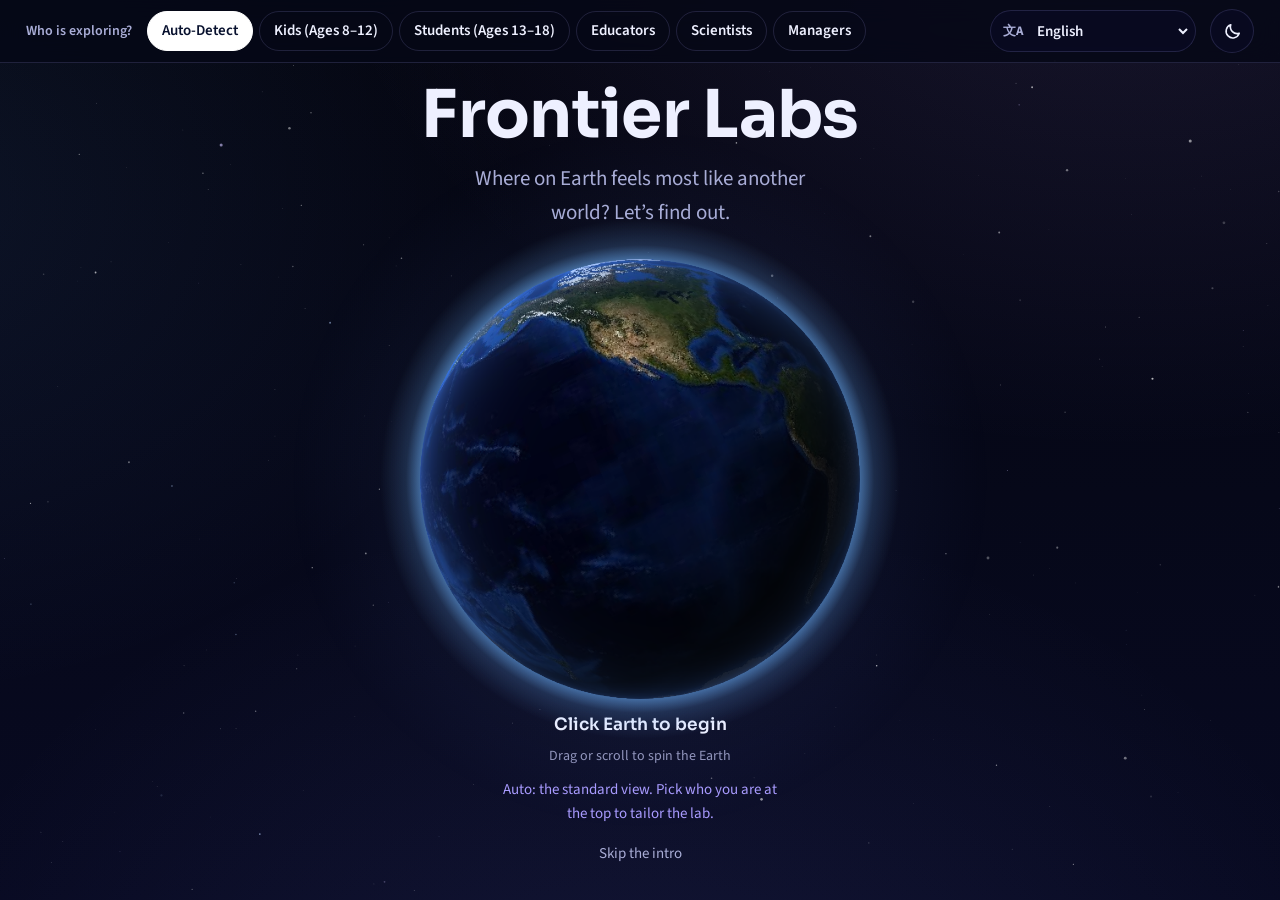
<file: index.html>
<!DOCTYPE html>
<html lang="en">
<head>
<meta charset="utf-8">
<meta name="viewport" content="width=device-width, initial-scale=1">
<title>Frontier Labs</title>
<link rel="icon" href="favicon.svg" type="image/svg+xml">
<link rel="icon" href="favicon.ico" sizes="48x48 32x32 16x16">
<link rel="apple-touch-icon" href="apple-touch-icon.png">
<link rel="preconnect" href="https://fonts.googleapis.com">
<link href="https://fonts.googleapis.com/css2?family=Sora:wght@400;600;700&family=Source+Sans+3:wght@400;600;700&display=swap" rel="stylesheet">
<link rel="stylesheet" href="css/styles.css">
<link rel="stylesheet" href="css/audience.css">
</head>
<body>
<canvas id="stars" aria-hidden="true"></canvas>
<!-- Audience selector, language, font and theme: always on screen, above the intro and the lab. The pills are filled in by js/audience.js. -->
<div class="topbar" id="topbar">
  <div class="audbar" role="group" aria-labelledby="audlabel"><span id="audlabel" class="audlabel">Who is exploring?</span><div class="audpills" id="audpills"></div></div>
  <div class="tb-item"><label for="lang" class="vh" data-i18n="lang">Language</label><span class="tb-ico" aria-hidden="true">文A</span><select id="lang" class="langsel"></select></div>
  <button id="themeBtn" class="tb-btn" type="button" data-i18n-aria="theme_toggle"><svg class="i-sun" viewBox="0 0 24 24" width="19" height="19" fill="none" stroke="currentColor" stroke-width="2" stroke-linecap="round"><circle cx="12" cy="12" r="4.2"/><path d="M12 2.5v2.2M12 19.3v2.2M2.5 12h2.2M19.3 12h2.2M5.3 5.3l1.6 1.6M17.1 17.1l1.6 1.6M5.3 18.7l1.6-1.6M17.1 6.9l1.6-1.6"/></svg><svg class="i-moon" viewBox="0 0 24 24" width="19" height="19" fill="none" stroke="currentColor" stroke-width="2" stroke-linejoin="round"><path d="M20.5 14.2A8.5 8.5 0 0 1 9.8 3.5a8.5 8.5 0 1 0 10.7 10.7z"/></svg></button>
</div>
<div id="intro" class="intro">
  <div>
    <div class="text"><h1 data-i18n="intro_title">Frontier Labs</h1><p class="sub" data-i18n="intro_sub"></p></div>
    <div class="globe-wrap"><button id="globeBtn" class="globe-btn" data-i18n-aria="intro_hint"><canvas id="globe"></canvas></button></div>
    <div class="text"><p class="intro-hint" data-i18n="intro_hint"></p><p class="intro-spin" data-i18n="intro_spin"></p><p class="audnote" id="audnoteIntro"></p><button class="skip" id="skip" data-i18n="intro_skip"></button></div>
  </div>
</div>
<div id="flash" aria-hidden="true"></div>
<div id="app" class="app" style="display:none">
<section class="band story" id="story"><div class="wrap">
  <div class="story-hero reveal">
    <h1 data-i18n="story_title"></h1>
    <p class="story-lead" data-i18n="story_lead"></p>
  </div>
  <div class="story-grid">
    <div class="card story-card reveal"><svg class="sc-ico" viewBox="0 0 48 48" aria-hidden="true"><circle cx="17" cy="24" r="10" class="ico-e"/><circle cx="34" cy="24" r="7" class="ico-m"/><path d="M27 24h0" /></svg><h3 data-i18n="story_h1"></h3><p data-i18n="story_p1"></p></div>
    <div class="card story-card reveal"><svg class="sc-ico" viewBox="0 0 48 48" aria-hidden="true"><rect x="9" y="10" width="30" height="28" rx="5" class="ico-l"/><path d="M15 31l6-8 5 5 7-10" class="ico-k"/></svg><h3 data-i18n="story_h2"></h3><p data-i18n="story_p2"></p></div>
    <div class="card story-card reveal"><svg class="sc-ico" viewBox="0 0 48 48" aria-hidden="true"><circle cx="24" cy="24" r="15" class="ico-l"/><path d="M24 24l8-6" class="ico-k"/><circle cx="24" cy="24" r="2.6" class="ico-d"/></svg><h3 data-i18n="story_h3"></h3><p data-i18n="story_p3"></p></div>
  </div>
  <div class="card story-analog reveal">
    <div><h2 data-i18n="story_analog_h"></h2><p data-i18n="story_analog_p"></p></div>
    <div><h2 data-i18n="story_who_h"></h2><p data-i18n="story_who_p"></p><p class="small mute" data-i18n="story_sources"></p></div>
  </div>
  <a class="scroll-cue" href="#solarsec"><span data-i18n="story_scroll"></span><svg viewBox="0 0 24 24" width="20" height="20" fill="none" stroke="currentColor" stroke-width="2" stroke-linecap="round"><path d="M6 9l6 6 6-6"/></svg></a>
</div></section>

<section class="band" id="solarsec"><div class="wrap">
  <div class="solar reveal">
    <div class="orbit"><canvas id="orrery" aria-label="" role="img" data-i18n-aria="solar_alt"></canvas></div>
    <div class="solar-text">
      <h2 data-i18n="solar_h"></h2>
      <p data-i18n="solar_p"></p>
      <button class="go" id="toLab" type="button" data-i18n="story_enter"></button>
    </div>
  </div>
</div></section>

<div id="lab">
<header class="band"><div class="wrap top">
  <div class="brand">
    <button id="mini" class="mini" data-i18n-aria="back"><canvas id="miniGlobe"></canvas></button>
    <div><h2 class="labtitle" data-i18n="lab_title"></h2><p class="lede" data-i18n="lede"></p><p class="audnote" id="audnote"></p></div>
  </div>
</div></header>

<!-- Audience panel: Kids, Students, Educators and Manager content appears here. Reference material only, never results. -->
<section class="band audpanel hidden" id="audpanel"><div class="wrap" id="audpanelin"></div></section>

<section class="band steps" id="compare"><div class="wrap">
  <div class="card step reveal">
    <h2><span class="num">1</span><span data-i18n="step1"></span></h2>
    <div class="row three">
      <div><label for="cbody" data-i18n="body"></label><select id="cbody"><option value="mars" data-i18n="b_mars"></option><option value="moon" data-i18n="b_moon"></option><option value="mercury" data-i18n="b_mercury"></option><option value="europa" data-i18n="b_europa"></option><option value="titan" data-i18n="b_titan"></option><option value="other" data-i18n="b_other"></option></select></div>
      <div><label for="cname" data-i18n="celSite"></label><input type="text" id="cname" data-i18n-ph="celSitePh"></div>
      <div><label for="ename" data-i18n="earthSite"></label><input type="text" id="ename" data-i18n-ph="earthSitePh"></div>
    </div>
  </div>

  <div class="card step reveal">
    <h2><span class="num">2</span><span data-i18n="step2"></span></h2>
    <p class="mute" data-i18n="step2help"></p>
    <div id="topics" class="topics"></div>
  </div>

  <div class="step reveal">
    <h2 class="stephead"><span class="num">3</span><span data-i18n="step3"></span></h2>
    <p class="mute" data-i18n="step3help"></p>
    <div id="blocks" class="blocks"></div>
  </div>

  <div class="lib reveal" id="libsec">
    <div class="libhead"><div><h2 data-i18n="lib_h"></h2><p class="mute" data-i18n="lib_p"></p></div></div>
    <div class="libfilters" id="libfilters" role="group"></div>
    <div class="libgrid" id="libgrid"></div>
    <p class="small mute" id="libnote" data-i18n="lib_note"></p>
  </div>

  <div class="actions reveal">
    <button class="go big" id="run" data-i18n="analyze"></button>
    <button id="ex1" data-i18n="loadEx"></button>
    <button id="ex2" class="lv-t" data-i18n="loadBad"></button>
    <span id="status" class="small mute" aria-live="polite"></span>
  </div>
  <div id="runerr"></div>
  <p class="small mute" id="exnote" data-i18n="exNote" style="margin-top:10px"></p>
</div></section>

<!-- Zero state: shown until the visitor runs a comparison. Words only, no numbers or charts. -->
<section class="band" id="zerostate"><div class="wrap"><div class="card zero"><div><h2 data-i18n="zero_h">No analysis yet</h2><p class="mute" data-i18n="zero_p"></p></div></div></div></section>

<div id="results" class="hidden">
<section class="band" id="overallsec"><div class="wrap"><div class="card overall" id="overall"></div></div></section>

<!-- Audience results: kid summary, scientist similarity matrix or manager decision brief. -->
<section class="band hidden" id="audresults"><div class="wrap" id="audresultsin"></div></section>

<section class="band" id="detailsec"><div class="wrap">
  <div class="tabs" id="tabs" role="tablist"></div>
  <div class="unitpick lv-t">
    <div id="uTbox"><label for="uT" data-i18n="units_temp"></label><select id="uT"><option value="C">°C</option><option value="K">K</option></select></div>
    <div id="uZbox"><label for="uZ" data-i18n="units_elev"></label><select id="uZ"><option value="m">m</option><option value="km">km</option></select></div>
  </div>
  <div class="hero card">
    <div>
      <div class="small mute" id="scorelabel"></div>
      <div class="score" id="score"></div>
      <div class="ci lv-t" id="ci"></div>
      <div class="verdict" id="verdict"></div>
      <p id="vline" class="small mute"></p>
      <div class="bars" id="bars"></div>
    </div>
    <div>
      <h3 id="h1fig"></h3>
      <div id="fhero"></div>
      <div class="legend" id="lhero"></div>
      <p class="small mute" id="chero"></p>
    </div>
  </div>
</div></section>

<section class="band reveal" data-depth="assess"><div class="wrap ai">
  <h2 data-i18n="assessment"></h2>
  <div id="ai"></div>
</div></section>

<section class="band reveal" data-depth="tech"><div class="wrap">
  <h2 id="hstats"></h2>
  <div class="scroll"><table class="stack" id="tstats"></table></div>
  <div id="dq"></div>
</div></section>

<section class="band reveal" data-depth="tech"><div class="wrap grid2">
  <div><h2 id="hf1"></h2><div id="f1"></div><div class="legend" id="l1"></div><p class="small mute" id="c1"></p></div>
  <div><h2 id="hf2"></h2><div id="f2"></div><div class="legend" id="l2"></div><p class="small mute" id="c2"></p></div>
</div></section>

<section class="band reveal" data-depth="tech"><div class="wrap grid2">
  <div><h2 data-i18n="h_tests"></h2><div class="scroll"><table class="stack wrapl" id="ttests"></table></div></div>
  <div><h2 id="hthr"></h2><div class="scroll"><table class="stack" id="tthr"></table></div><p class="small mute" id="cthr"></p></div>
</div></section>

<!-- Scientist extras: raw data export and references. -->
<section class="band hidden" id="audtail"><div class="wrap" id="audtailin"></div></section>

<section class="band reveal" data-depth="methods"><div class="wrap">
  <h2 data-i18n="methods"></h2>
  <p class="small mute" data-i18n="techNote"></p>
  <div id="methods" class="small"></div>
</div></section>
<section class="band lv-t"><div class="wrap">
  <div class="actions"><button id="copy" data-i18n="copy"></button><button id="dl" class="hidden" data-i18n="download"></button><span id="copied" class="small mute"></span></div>
</div></section>
</div>
</div>
<footer><span data-i18n="footer"></span> <button type="button" id="citeBtn" class="linkbtn" data-i18n="cite_link"></button></footer>
<div id="cite" class="pv" role="dialog" aria-modal="true" aria-labelledby="citeTitle" hidden>
  <div class="pv-box card"><div class="pv-head"><h3 id="citeTitle" data-i18n="cite_h"></h3><button id="citeClose" class="hclose" type="button" data-i18n-aria="helper_close">×</button></div>
  <div class="pv-body cite-body"><p class="mute" data-i18n="cite_p"></p>
<h4>Data</h4><ol>
<li>Christensen, P. R., et al. (2001). Mars Global Surveyor Thermal Emission Spectrometer experiment: Investigation description and surface science results. <i>Journal of Geophysical Research: Planets</i>, 106(E10), 23823–23871. <a href="https://doi.org/10.1029/2000JE001370">doi:10.1029/2000JE001370</a>. TES data from the <a href="https://pds-geosciences.wustl.edu/">PDS Geosciences Node</a> (Gale crater, Jezero crater and Olympus Mons temperatures).</li>
<li>Smith, D. E., et al. (2001). Mars Orbiter Laser Altimeter: Experiment summary after the first year of global mapping of Mars. <i>Journal of Geophysical Research: Planets</i>, 106(E10), 23689–23722. <a href="https://doi.org/10.1029/2000JE001364">doi:10.1029/2000JE001364</a>. MOLA gridded topography from the <a href="https://pds-geosciences.wustl.edu/">PDS Geosciences Node</a>.</li>
<li>Campbell, J. L., et al. (2012). Calibration of the Mars Science Laboratory Alpha Particle X-ray Spectrometer. <i>Space Science Reviews</i>, 170, 319–340. <a href="https://doi.org/10.1007/s11214-012-9873-5">doi:10.1007/s11214-012-9873-5</a>. Curiosity APXS results from the <a href="https://pds-geosciences.wustl.edu/">PDS Geosciences Node</a>.</li>
<li>Wiens, R. C., et al. (2012). The ChemCam instrument suite on the Mars Science Laboratory (MSL) rover: Body unit and combined system tests. <i>Space Science Reviews</i>, 170, 167–227. <a href="https://doi.org/10.1007/s11214-012-9902-4">doi:10.1007/s11214-012-9902-4</a>. ChemCam calibration standards from the <a href="https://pds-geosciences.wustl.edu/">PDS Geosciences Node</a>.</li>
<li>Wan, Z. (2014). New refinements and validation of the collection-6 MODIS land-surface temperature/emissivity product. <i>Remote Sensing of Environment</i>, 140, 36–45. MODIS Aqua land surface temperature imagery from NASA <a href="https://nasa-gibs.github.io/gibs-api-docs/">GIBS</a> and <a href="https://worldview.earthdata.nasa.gov/">Worldview</a>, part of NASA’s Earth Science Data and Information System (ESDIS).</li>
<li>NASA/METI/AIST/Japan Spacesystems and U.S./Japan ASTER Science Team (2019). ASTER Global Digital Elevation Model V003. NASA EOSDIS Land Processes DAAC. <a href="https://doi.org/10.5067/ASTER/ASTGTM.003">doi:10.5067/ASTER/ASTGTM.003</a>.</li>
<li>NASA Langley Research Center (2023 data). Prediction Of Worldwide Energy Resources (POWER) project, hourly surface skin temperature (TS). <a href="https://power.larc.nasa.gov/">power.larc.nasa.gov</a>. Funded through the NASA Earth Science/Applied Science Program.</li>
<li>U.S. Geological Survey (1998). Certificate of Analysis, Basalt, Hawaiian Volcanic Observatory, BHVO-2. Data compilation by Wilson, S. A. (1997). Used with published granite and granodiorite reference values for the composition sets.</li>
<li>NASA Blue Marble imagery for the globe: NASA Earth Observatory, <a href="https://visibleearth.nasa.gov/">Visible Earth</a>, Blue Marble collection.</li>
</ol>
<h4>Methods</h4><ol>
<li>Silverman, B. W. (1986). <i>Density Estimation for Statistics and Data Analysis</i>. Chapman and Hall. (Kernel density overlap.)</li>
<li>Welch, B. L. (1947). The generalization of “Student’s” problem when several different population variances are involved. <i>Biometrika</i>, 34(1–2), 28–35. <a href="https://doi.org/10.1093/biomet/34.1-2.28">doi:10.1093/biomet/34.1-2.28</a>.</li>
<li>Massey, F. J. (1951). The Kolmogorov-Smirnov test for goodness of fit. <i>Journal of the American Statistical Association</i>, 46(253), 68–78. <a href="https://doi.org/10.1080/01621459.1951.10500769">doi:10.1080/01621459.1951.10500769</a>.</li>
<li>Villani, C. (2009). <i>Optimal Transport: Old and New</i>. Springer. (Wasserstein distance.)</li>
<li>Cohen, J. (1988). <i>Statistical Power Analysis for the Behavioral Sciences</i> (2nd ed.). Lawrence Erlbaum. (Cohen’s d.)</li>
<li>Efron, B. (1979). Bootstrap methods: Another look at the jackknife. <i>The Annals of Statistics</i>, 7(1), 1–26. <a href="https://doi.org/10.1214/aos/1176344552">doi:10.1214/aos/1176344552</a>.</li>
<li>Strahler, A. N. (1952). Hypsometric (area-altitude) analysis of erosional topography. <i>Geological Society of America Bulletin</i>, 63(11), 1117–1142.</li>
<li>Aitchison, J. (1982). The statistical analysis of compositional data. <i>Journal of the Royal Statistical Society, Series B</i>, 44(2), 139–177.</li>
<li>Bray, J. R., and Curtis, J. T. (1957). An ordination of the upland forest communities of southern Wisconsin. <i>Ecological Monographs</i>, 27(4), 325–349.</li>
<li>Nesbitt, H. W., and Young, G. M. (1982). Early Proterozoic climates and plate motions inferred from major element chemistry of lutites. <i>Nature</i>, 299, 715–717. (Chemical Index of Alteration.)</li>
<li>Le Bas, M. J., Le Maitre, R. W., Streckeisen, A., and Zanettin, B. (1986). A chemical classification of volcanic rocks based on the total alkali-silica diagram. <i>Journal of Petrology</i>, 27(3), 745–750.</li>
<li>International Civil Aviation Organization (1993). <i>Manual of the ICAO Standard Atmosphere</i>, Doc 7488/3. (6.5 K/km lapse rate for the elevation correction.)</li>
</ol>
<h4>Analog sites</h4><ol>
<li>Navarro-González, R., et al. (2003). Mars-like soils in the Atacama Desert, Chile, and the dry limit of microbial life. <i>Science</i>, 302(5647), 1018–1021. <a href="https://doi.org/10.1126/science.1089143">doi:10.1126/science.1089143</a>.</li>
<li>NASA Planetary Data System, <a href="https://pds.nasa.gov/">pds.nasa.gov</a>, and NASA Earthdata, <a href="https://www.earthdata.nasa.gov/">earthdata.nasa.gov</a>, for all archived mission and Earth observation data.</li>
</ol>
  </div></div>
</div>
<div id="pv" class="pv" role="dialog" aria-modal="true" aria-labelledby="pvTitle" hidden>
  <div class="pv-box card"><div class="pv-head"><h3 id="pvTitle"></h3><button id="pvClose" class="hclose" type="button" data-i18n-aria="helper_close">×</button></div><div id="pvBody" class="pv-body"></div></div>
</div>
<button id="helperFab" class="hfab" aria-expanded="false" aria-controls="helper"><span aria-hidden="true">?</span> <span data-i18n="helper_open"></span></button>
<aside id="helper" class="helper" aria-labelledby="helperTitle">
  <div class="hhead"><strong id="helperTitle" data-i18n="helper_title"></strong><button id="helperClose" class="hclose" data-i18n-aria="helper_close">×</button></div>
  <div id="helperLog" class="hlog" aria-live="polite"></div>
  <form id="helperForm" class="hform"><input id="helperInput" type="text" maxlength="2000" autocomplete="off" data-i18n-ph="helper_ph" data-i18n-aria="helper_ph"><button id="helperSend" type="submit" class="go" data-i18n="helper_send"></button></form>
</aside>
</div>
<!-- Introduction shown after the globe is pressed, before the comparer. Filled in by js/briefing.js. -->
<div id="brief" class="brief hidden" role="dialog" aria-modal="true" aria-labelledby="briefTitle" aria-hidden="true">
  <div class="briefcard">
    <button type="button" id="briefClose" class="hclose briefx" aria-label="Close introduction">×</button>
    <p class="small mute briefkicker">Introduction</p>
    <h2 id="briefTitle">Pick an Earth analog</h2>
    <div id="briefList" class="briefsites" role="group" aria-label="Earth analog sites"></div>
    <h3 id="briefPlace" class="briefplace"></h3>
    <p id="briefWhy"></p>
    <p id="briefPair" class="mute"></p>
    <p id="briefPick" class="small mute"></p>
    <h3 id="briefHow" class="briefplace"></h3>
    <ol id="briefSteps" class="briefsteps"></ol>
    <p id="briefNote" class="small mute"></p>
    <div class="actions"><button type="button" id="briefLaunch" class="go big">Launch Comparer</button></div>
  </div>
</div>

<!-- Scripts: Earth image, translations, analysis engine, example data (optional), intro animation, Marvin-AI, the page logic, introduction dialog, then the audience modes. -->
<script src="js/earth-texture.js"></script>
<script src="js/i18n.js"></script>
<script src="js/analog-engine.js"></script>
<script src="js/examples.js"></script>
<script src="js/library.js"></script>
<script src="js/intro.js"></script>
<script src="js/app.js"></script>
<script src="js/briefing.js"></script>
<script src="js/audience.js"></script>
</body>
</html>
</file>
<file: css/styles.css>
/* VOICE: warm and full of wonder, but exact where the numbers are
   IDEA: a mission console you reach by diving down to Earth from space
   PICTURE: a turning Blue Marble Earth, then a spinning solar system, then the lab
   COLOUR and TYPE: deep space with a faint lavender and blue glow (or a soft lavender day theme), Earth blue and Mars rust; Sora + Source Sans 3
   LAYOUT: full-screen intro, a short story and the solar system, then the console with its data library and results */
:root{color-scheme:dark;--bg:#05061a;--panel:rgba(18,20,54,.58);--panel2:rgba(14,16,46,.72);--field:rgba(6,8,30,.72);--line:rgba(176,166,255,.16);--ink:#eef0ff;--mute:#a9add6;--earth:#62adff;--cel:#ff8d5e;--good:#5ddc94;--bad:#ff7d74;--warn:#f6c66e;--accent:#a99bff;--shadow:0 18px 50px rgba(0,0,0,.35)}
:root[data-theme=light],:root[data-theme=dark]{color-scheme:dark}
*{box-sizing:border-box;min-width:0}
html{background:var(--bg);scroll-behavior:smooth}
@media(prefers-reduced-motion:reduce){html{scroll-behavior:auto}}
body{margin:0;color:var(--ink);font:16px/1.6 "Source Sans 3",system-ui,sans-serif;font-variant-numeric:tabular-nums;overflow-x:clip;min-height:100vh;background:radial-gradient(1300px 900px at 88% -12%,rgba(167,139,250,.13),transparent 62%),radial-gradient(1100px 820px at -12% 22%,rgba(96,165,250,.09),transparent 62%),radial-gradient(1200px 900px at 50% 118%,rgba(129,140,248,.09),transparent 62%),linear-gradient(180deg,#04050f 0%,#060819 55%,#080a22 100%) fixed}
#stars{position:fixed;inset:0;width:100%;height:100%;z-index:0;pointer-events:none}

/* ---------- intro ---------- */
.intro{position:fixed;inset:0;z-index:5;display:grid;place-items:center;text-align:center;padding:24px;overflow:hidden}
.intro .text{transition:opacity .6s ease,transform .9s ease}
.intro h1{font-size:clamp(36px,6.4vw,66px);letter-spacing:-.01em}
.intro .sub{color:var(--mute);font-size:clamp(17px,2.2vw,21px);margin:10px auto 0;max-width:34ch}
.globe-wrap{position:relative;width:min(56vmin,440px);aspect-ratio:1;margin:30px auto 12px;transition:transform 1.6s cubic-bezier(.55,0,.85,.35);will-change:transform}
.globe-wrap::before{content:"";position:absolute;inset:-9%;border-radius:50%;background:radial-gradient(circle closest-side,rgba(110,180,255,0) 80%,rgba(110,180,255,.55) 84.5%,rgba(110,180,255,.18) 90%,rgba(110,180,255,0) 100%);pointer-events:none}
.globe-wrap::after{content:"";position:absolute;inset:-30%;border-radius:50%;background:radial-gradient(circle closest-side,rgba(120,160,255,.13),transparent 100%);pointer-events:none;z-index:-1}
.globe-btn{all:unset;display:block;width:100%;height:100%;border-radius:50%;cursor:pointer;position:relative}
.globe-btn canvas{display:block;width:100%;height:100%;border-radius:50%;transition:filter .4s ease}
.globe-btn:hover canvas{filter:brightness(1.1) saturate(1.05)}
.globe-btn:focus-visible{outline:3px solid var(--earth);outline-offset:10px}
.intro-hint{color:var(--ink);font-family:var(--head);font-weight:600;font-size:17px;margin-top:4px;animation:breathe 2.8s ease-in-out infinite}
.skip{all:unset;cursor:pointer;color:var(--mute);font-size:15px;margin-top:6px;padding:10px 14px;border-radius:99px}
.skip:hover{color:var(--ink)}.skip:focus-visible{outline:2px solid var(--earth)}
.intro.diving .text{opacity:0;transform:translateY(-14px)}
.intro.diving .globe-wrap{transform:scale(9)}
.intro.gone{display:none}
@keyframes breathe{0%,100%{opacity:.55}50%{opacity:1}}
#flash{position:fixed;inset:0;z-index:10;pointer-events:none;opacity:0;background:radial-gradient(circle at 50% 50%,#ffffff 0%,#eef4ff 38%,#cfe0ff 70%,#a9c4ff 100%)}
#flash.on{opacity:1;transition:opacity .45s ease-in}
#flash.off{opacity:0;transition:opacity 1.2s ease-out}

/* ---------- app shell ---------- */
.app{position:relative;z-index:1;opacity:0}
.app.in{opacity:1;transition:opacity 1s ease}
.reveal{opacity:0;transform:translateY(18px);transition:opacity .8s ease,transform .8s cubic-bezier(.2,.7,.2,1)}
.reveal.in{opacity:1;transform:none}
.band{padding:clamp(22px,3.4vw,52px) max(5vw,16px)}
.wrap{max-width:1240px;margin:0 auto}
h1,h2,h3{font-family:var(--head);line-height:1.1;text-wrap:balance;margin:0;font-weight:700}
h1{font-size:clamp(30px,4vw,46px)}
h2{font-size:clamp(21px,2.3vw,27px);margin-bottom:12px}
h3{font-size:18px;font-weight:600;margin-bottom:8px}
p{margin:.4em 0}.mute{color:var(--mute)}.small{font-size:14px}
header.band{padding-bottom:10px}
.top{display:flex;flex-wrap:wrap;gap:14px 28px;align-items:center;justify-content:space-between}
.brand{display:flex;gap:16px;align-items:center}
.mini{all:unset;cursor:pointer;width:58px;height:58px;border-radius:50%;flex:none;box-shadow:0 0 0 1px rgba(160,180,255,.25),0 0 28px rgba(98,173,255,.35)}
.mini canvas{width:100%;height:100%;border-radius:50%;display:block}
.mini:focus-visible{outline:2px solid var(--earth);outline-offset:4px}
.lede{max-width:66ch;margin-top:6px;color:var(--mute);font-size:17px}
.subjects{display:flex;flex-wrap:wrap;gap:8px;margin-top:8px}
.subjects button{border-radius:99px;padding:9px 20px;background:var(--panel2);transition:background .3s,border-color .3s,color .3s,box-shadow .3s}
.subjects button[aria-pressed=true]{background:linear-gradient(135deg,#5b7bff,#62adff);color:#06102a;border-color:transparent;box-shadow:0 6px 24px rgba(98,140,255,.35)}
.grid2{display:grid;grid-template-columns:repeat(2,minmax(0,1fr));gap:18px}
.card{background:var(--panel);border:1px solid var(--line);border-radius:18px;padding:20px;backdrop-filter:blur(12px);-webkit-backdrop-filter:blur(12px);box-shadow:0 18px 50px rgba(0,0,0,.35)}
.spec{position:relative;overflow:hidden}
.spec::before{content:"";position:absolute;left:0;right:0;top:0;height:3px;background:linear-gradient(90deg,transparent,var(--c),transparent)}
.spec.c{--c:var(--cel)}.spec.e{--c:var(--earth)}
.spec h3{display:flex;gap:10px;align-items:center}
.dot{width:12px;height:12px;border-radius:50%;background:var(--c);flex:none;box-shadow:0 0 12px var(--c)}
label{display:block;font-size:14px;font-weight:600;margin:12px 0 4px;color:var(--mute)}
input,select,button{font:inherit;font-size:16px;color:var(--ink)}
input[type=text],input[type=number],select{width:100%;min-height:44px;padding:8px 12px;border:1px solid var(--line);border-radius:10px;background:var(--field)}
select option{background:var(--opt,#0b1230);color:var(--ink)}
.row{display:grid;grid-template-columns:repeat(auto-fit,minmax(130px,1fr));gap:10px}
.drop{margin-top:14px;border:1.5px dashed rgba(160,180,255,.35);border-radius:14px;padding:18px;text-align:center;cursor:pointer;background:rgba(4,8,26,.45);transition:border-color .3s,background .3s,transform .3s}
.drop:hover{border-color:var(--c);background:rgba(4,8,26,.65)}
.drop.over{border-color:var(--c);transform:scale(1.01)}
.drop b{color:var(--c)}
.drop input{display:none}
.fname{font-size:14px;margin-top:6px;word-break:break-all;color:var(--ink)}
button{min-height:44px;padding:9px 20px;border-radius:99px;border:1px solid var(--line);background:var(--panel2);cursor:pointer;font-weight:600;transition:transform .2s,box-shadow .3s,background .3s}
button:hover:not(:disabled){transform:translateY(-1px);box-shadow:0 6px 22px rgba(98,140,255,.22)}
button.go{background:linear-gradient(135deg,#ffffff,#d9e4ff);color:#08112e;border-color:transparent}
button:disabled{opacity:.5;cursor:default}
:focus-visible{outline:3px solid var(--earth);outline-offset:2px}
.actions{display:flex;flex-wrap:wrap;gap:10px;align-items:center;margin-top:20px}
.msg{border-radius:12px;padding:12px 14px;margin-top:12px;font-size:15px;border:1px solid;animation:fadein .5s ease}
.msg.err{border-color:var(--bad);color:var(--bad);background:color-mix(in srgb,var(--bad) 10%,transparent)}
.msg.warn{border-color:var(--warn);color:var(--warn);background:color-mix(in srgb,var(--warn) 9%,transparent)}
.msg.ok{border-color:var(--good);color:var(--good);background:color-mix(in srgb,var(--good) 8%,transparent)}
.msg b{display:block}.msg .fix{color:var(--ink);margin-top:4px}
@keyframes fadein{from{opacity:0;transform:translateY(4px)}to{opacity:1;transform:none}}
details.key{margin-top:12px;font-size:15px}details.key summary{cursor:pointer;font-weight:600;min-height:32px;color:var(--mute)}
.hero{display:grid;grid-template-columns:minmax(0,5fr) minmax(0,7fr);gap:22px;align-items:stretch}
.score{font-family:var(--head);font-weight:700;font-size:clamp(68px,9vw,116px);line-height:1;background:linear-gradient(135deg,#ffffff,#a9c4ff);-webkit-background-clip:text;background-clip:text;color:transparent}
.ci{color:var(--mute);font-size:15px}
.verdict{font-family:var(--head);font-weight:700;font-size:24px;margin-top:10px}
.bars{margin-top:16px;display:grid;gap:10px}
.bar{display:grid;grid-template-columns:minmax(0,1fr) 54px;gap:5px 10px;font-size:15px}
.bar .t{grid-column:1/-1;height:8px;border-radius:5px;background:rgba(160,180,255,.14);overflow:hidden}
.bar .t i{display:block;height:100%;border-radius:5px;background:linear-gradient(90deg,#5b7bff,#62adff,#b9e3ff);transition:width 1.1s cubic-bezier(.2,.7,.2,1)}
.bar .v{text-align:right;font-weight:700}
.fig{position:relative;min-height:320px}.fig>svg{position:absolute;inset:0;width:100%;height:100%}
.legend{display:flex;flex-wrap:wrap;gap:6px 18px;font-size:14px;margin-top:8px;color:var(--mute)}
.legend span{display:inline-flex;gap:6px;align-items:center}
.sw{width:14px;height:10px;border-radius:3px;display:inline-block}
.cbars{display:grid;gap:9px;margin-top:6px}
.cb{display:grid;grid-template-columns:70px minmax(0,1fr) 120px;gap:2px 10px;align-items:center;font-size:14px}
.cb .n{font-weight:700}.cb .tr{display:grid;gap:3px}.cb .tr i{display:block;height:9px;border-radius:4px}
.cb .val{text-align:right;color:var(--mute);white-space:nowrap}
.dv{display:grid;grid-template-columns:70px minmax(0,1fr) 64px;gap:10px;align-items:center;font-size:14px;margin:6px 0}
.dv .ax{position:relative;height:14px;background:linear-gradient(var(--line),var(--line)) center/1px 100% no-repeat}
.dv .ax i{position:absolute;top:2px;height:10px;border-radius:3px}
.dv .val{text-align:right;white-space:nowrap}
table{border-collapse:collapse;width:100%;font-size:15px}
th,td{padding:8px 9px;border-bottom:1px solid var(--line);text-align:right;white-space:nowrap}
th:first-child,td:first-child{text-align:left;white-space:normal}
thead th{font-weight:700;border-bottom:1px solid rgba(220,230,255,.45);color:var(--mute)}
tbody tr{transition:background .2s}tbody tr:hover{background:rgba(160,180,255,.06)}
.scroll{overflow-x:auto}
table.wrapl td:last-child,table.wrapl th:last-child{white-space:normal;text-align:left;min-width:180px}
.ai{border-left:3px solid;border-image:linear-gradient(#62adff,#ff8d5e) 1;padding-left:20px}
.exp{display:grid;grid-template-columns:repeat(auto-fit,minmax(250px,1fr));gap:14px;margin-top:12px}
.exp .card{padding:18px;transition:transform .3s,box-shadow .3s}
.exp .card:hover{transform:translateY(-3px);box-shadow:0 22px 60px rgba(0,0,0,.45)}
.exp .card h3{font-size:17px}
ul{padding-left:20px;margin:.4em 0}
.pill{display:inline-block;padding:3px 12px;border-radius:99px;font-weight:700;font-size:14px;border:1px solid currentColor}
.hidden{display:none!important}
.spin{display:inline-block;width:14px;height:14px;border:2px solid var(--line);border-top-color:var(--ink);border-radius:50%;animation:s .8s linear infinite;vertical-align:-2px}
@keyframes s{to{transform:rotate(1turn)}}
footer{color:var(--mute);font-size:14px;text-align:center;padding:30px 16px 46px}
@media(prefers-reduced-motion:reduce){*,*::before,*::after{animation:none!important;transition:none!important}.reveal{opacity:1;transform:none}}
@media(max-width:820px){.hero{grid-template-columns:minmax(0,1fr)}}
@media(max-width:600px){.grid2{grid-template-columns:minmax(0,1fr)}table{font-size:13px}.stack thead{display:none}.stack tr{display:grid;padding-block:8px}.stack td{display:flex;justify-content:space-between;gap:12px;border:0;padding:3px 0;white-space:normal;text-align:right}.stack td::before{content:attr(data-l);font-weight:600;text-align:left;color:var(--mute)}.cb{grid-template-columns:56px minmax(0,1fr)}.cb .val{grid-column:1/-1;text-align:left}.card{padding:16px}.brand{align-items:flex-start;gap:12px}.mini{width:44px;height:44px;margin-top:4px}}

/* ---------- v3: languages, steps, subjects with sliders, data blocks, overall result ---------- */
:root{--uifont:"Source Sans 3";--uihead:Sora;--body:var(--uifont),system-ui,sans-serif;--head:var(--uihead),system-ui,sans-serif}
html[data-font=inter]{--uifont:Inter;--uihead:Inter}
html[data-font=roboto]{--uifont:Roboto;--uihead:Roboto}
html[data-font=plex]{--uifont:"IBM Plex Sans";--uihead:"IBM Plex Sans"}
html[data-font=opensans]{--uifont:"Open Sans";--uihead:"Open Sans"}
html:lang(bn){--body:var(--uifont),"Noto Sans Bengali",system-ui,sans-serif;--head:var(--uihead),"Noto Sans Bengali",system-ui,sans-serif}
html:lang(zh){--body:var(--uifont),"Noto Sans SC",system-ui,sans-serif;--head:var(--uihead),"Noto Sans SC",system-ui,sans-serif}
html:lang(hi){--body:var(--uifont),"Noto Sans Devanagari",system-ui,sans-serif;--head:var(--uihead),"Noto Sans Devanagari",system-ui,sans-serif}
html:lang(ar){--body:var(--uifont),"Noto Sans Arabic",system-ui,sans-serif;--head:var(--uihead),"Noto Sans Arabic",system-ui,sans-serif}
html:lang(ja){--body:var(--uifont),"Noto Sans JP",system-ui,sans-serif;--head:var(--uihead),"Noto Sans JP",system-ui,sans-serif}
body{font-family:var(--body)}
h1,h2,h3,.score,.verdict,.intro-hint{font-family:var(--head)}
.vh{position:absolute!important;width:1px;height:1px;overflow:hidden;clip:rect(0 0 0 0);white-space:nowrap}
.langbar{position:fixed;top:14px;right:16px;z-index:20;display:flex;align-items:center;gap:6px;background:rgba(10,16,40,.72);border:1px solid var(--line);border-radius:99px;padding:3px 6px 3px 12px;backdrop-filter:blur(10px);-webkit-backdrop-filter:blur(10px)}
.langicon{font-size:13px;color:var(--mute);font-weight:700}
.langbar select{min-height:38px;border:0;background:transparent;padding:4px 8px;width:auto;font-weight:600}
.steps .wrap{display:grid;gap:22px}
.step h2,.stephead{display:flex;gap:12px;align-items:center}
.num{display:inline-grid;place-items:center;width:32px;height:32px;border-radius:50%;flex:none;font-size:16px;background:linear-gradient(135deg,#5b7bff,#62adff);color:#06102a;font-weight:700}
.row.three{grid-template-columns:repeat(auto-fit,minmax(200px,1fr))}
.topics{display:grid;grid-template-columns:repeat(auto-fit,minmax(240px,1fr));gap:14px;margin-top:14px}
.topic{border:1px solid var(--line);border-radius:16px;padding:16px;background:rgba(4,8,26,.45);transition:border-color .35s,background .35s,box-shadow .35s,opacity .35s;opacity:.72}
.topic.on{opacity:1;border-color:rgba(98,173,255,.55);background:rgba(30,48,110,.38);box-shadow:0 10px 34px rgba(60,100,255,.18)}
.topic p{min-height:3em}
.toggle{display:flex;gap:12px;align-items:center;cursor:pointer;color:var(--ink);font-size:17px;margin:0}
.toggle input{position:absolute;opacity:0;width:1px;height:1px}
.knob{width:46px;height:26px;border-radius:99px;background:rgba(160,180,255,.22);position:relative;flex:none;transition:background .3s}
.knob::after{content:"";position:absolute;top:3px;left:3px;width:20px;height:20px;border-radius:50%;background:#fff;transition:transform .3s cubic-bezier(.3,1.4,.5,1)}
.toggle input:checked+.knob{background:linear-gradient(135deg,#5b7bff,#62adff)}
.toggle input:checked+.knob::after{transform:translateX(20px)}
.toggle input:focus-visible+.knob{outline:3px solid var(--earth);outline-offset:3px}
.slider{margin-top:6px;transition:opacity .3s}
.topic:not(.on) .slider{opacity:.4;pointer-events:none}
.slider label{display:flex;justify-content:space-between;margin:4px 0}
.slider output{color:var(--ink);font-weight:700}
.share{display:block;margin-top:4px;color:var(--accent);min-height:1.4em}
input[type=range]{-webkit-appearance:none;appearance:none;width:100%;height:28px;background:transparent;--fill:50%}
input[type=range]::-webkit-slider-runnable-track{height:6px;border-radius:99px;background:linear-gradient(90deg,#62adff var(--fill),rgba(160,180,255,.2) var(--fill))}
input[type=range]::-moz-range-track{height:6px;border-radius:99px;background:rgba(160,180,255,.2)}
input[type=range]::-moz-range-progress{height:6px;border-radius:99px;background:#62adff}
input[type=range]::-webkit-slider-thumb{-webkit-appearance:none;width:22px;height:22px;margin-top:-8px;border-radius:50%;background:#fff;box-shadow:0 0 0 4px rgba(98,173,255,.35),0 4px 12px rgba(0,0,0,.4);transition:transform .2s}
input[type=range]::-moz-range-thumb{width:22px;height:22px;border:0;border-radius:50%;background:#fff;box-shadow:0 0 0 4px rgba(98,173,255,.35)}
input[type=range]:active::-webkit-slider-thumb{transform:scale(1.15)}
.blocks{display:grid;gap:16px;margin-top:12px}
.block{animation:blockin .5s ease}
@keyframes blockin{from{opacity:0;transform:translateY(10px)}to{opacity:1;transform:none}}
.blockhead{display:flex;flex-wrap:wrap;gap:4px 14px;align-items:baseline;margin-bottom:6px}
.blockhead h3{margin:0;font-size:20px}
.side{--c:var(--earth)}.side.c{--c:var(--cel)}
.sidehead{display:flex;gap:8px;align-items:center;font-weight:700;margin-top:6px}
.drop.has{border-style:solid;border-color:var(--c)}
.check{display:flex;gap:8px;align-items:center;color:var(--ink);margin-top:14px}
button.go.big{padding:12px 34px;font-size:17px}
.overall{display:grid;grid-template-columns:minmax(0,5fr) minmax(0,6fr);gap:26px;align-items:center}
.ovl-parts{display:grid;gap:10px}
.part{display:grid;grid-template-columns:minmax(0,1fr) auto;gap:6px 12px;text-align:left;border-radius:14px;padding:14px 16px;background:rgba(4,8,26,.5);border:1px solid var(--line);font-weight:400}
.part:hover{border-color:rgba(98,173,255,.6)}
.pname{display:flex;gap:10px;align-items:center;font-weight:700;font-size:17px}
.pdot{width:11px;height:11px;border-radius:50%}.pdot.temperature{background:#ff8d5e;box-shadow:0 0 10px #ff8d5e}.pdot.topography{background:#62adff;box-shadow:0 0 10px #62adff}.pdot.composition{background:#c9a6ff;box-shadow:0 0 10px #c9a6ff}
.pval{font-family:var(--head);font-weight:700;font-size:22px}
.ptrack{grid-column:1/-1;height:8px;border-radius:5px;background:rgba(160,180,255,.14);overflow:hidden}
.ptrack i{display:block;height:100%;border-radius:5px;background:linear-gradient(90deg,#5b7bff,#62adff,#b9e3ff);transition:width 1.1s cubic-bezier(.2,.7,.2,1)}
.pshare{grid-column:1/-1}
.tabs{display:flex;flex-wrap:wrap;gap:8px;margin-bottom:14px}
.tabs button{border-radius:99px}
.tabs button[aria-selected=true]{background:#fff;color:#08112e;border-color:#fff}
.tabs button[aria-selected=true] .mute{color:#3b4a75}
.unitpick{display:flex;flex-wrap:wrap;gap:12px;margin-bottom:14px}
.unitpick>div{min-width:150px}
.hero.card{display:grid;grid-template-columns:minmax(0,5fr) minmax(0,7fr);gap:22px}
.aihead{font-size:20px;margin-top:10px}
footer{position:relative;z-index:1}
@media(max-width:820px){.overall,.hero.card{grid-template-columns:minmax(0,1fr)}}
@media(max-width:600px){.langbar{top:8px;right:8px}.topic p{min-height:0}}
@media(max-width:600px){header.band{padding-top:64px}}

/* right-to-left languages (Arabic) */
[dir=rtl] .langbar{right:auto;left:16px}
[dir=rtl] th,[dir=rtl] td{text-align:left}
[dir=rtl] th:first-child,[dir=rtl] td:first-child{text-align:right}
[dir=rtl] .ai{border-left:0;border-right:3px solid;padding-left:0;padding-right:20px}
[dir=rtl] .knob::after{left:auto;right:3px}
[dir=rtl] .toggle input:checked+.knob::after{transform:translateX(-20px)}
[dir=rtl] .fig,[dir=rtl] .cbars,[dir=rtl] .dv .ax,[dir=rtl] input[type=range]{direction:ltr}
@media(max-width:600px){[dir=rtl] .langbar{left:8px}}

/* statistics helper */
.hfab{position:fixed;right:18px;bottom:18px;z-index:60;display:flex;align-items:center;gap:8px;padding:11px 18px;border-radius:99px;border:1px solid var(--line);background:linear-gradient(135deg,#5b7cff,#3b5bdb);color:#fff;font:600 15px var(--head);cursor:pointer;box-shadow:0 8px 28px rgba(40,70,200,.45);transition:transform .2s}
.hfab:hover{transform:translateY(-2px)}.hfab:focus-visible{outline:2px solid #fff;outline-offset:3px}
.hfab span[aria-hidden]{display:grid;place-items:center;width:22px;height:22px;border-radius:50%;background:rgba(255,255,255,.22);font-size:13px}
.helper{position:fixed;right:18px;bottom:76px;z-index:60;width:min(380px,calc(100vw - 24px));height:min(560px,70vh);display:flex;flex-direction:column;background:rgba(9,14,36,.96);border:1px solid var(--line);border-radius:18px;box-shadow:0 20px 60px rgba(0,0,0,.55);backdrop-filter:blur(12px);opacity:0;transform:translateY(12px) scale(.98);pointer-events:none;visibility:hidden;transition:opacity .2s,transform .2s,visibility 0s .2s}
.helper.open{opacity:1;transform:none;pointer-events:auto;visibility:visible;transition:opacity .2s,transform .2s}
.hhead{display:flex;justify-content:space-between;align-items:center;padding:12px 14px 10px 16px;border-bottom:1px solid var(--line);font-family:var(--head)}
.hclose{all:unset;cursor:pointer;font-size:22px;line-height:1;padding:2px 8px;border-radius:8px;color:var(--mute)}.hclose:hover{color:var(--ink)}.hclose:focus-visible{outline:2px solid var(--earth)}
.hlog{flex:1;overflow:auto;padding:12px 14px;display:flex;flex-direction:column;gap:10px;font-size:15px}
.hmsg{max-width:88%;padding:9px 12px;border-radius:14px;background:var(--panel)}
.hmsg b{display:block;font-size:12px;color:var(--mute);font-weight:600;margin-bottom:2px}
.hmsg .htext{white-space:pre-wrap;overflow-wrap:anywhere}
.hmsg.me{align-self:flex-end;background:rgba(91,124,255,.28)}
.hmsg.bot{align-self:flex-start}
.hmsg.wait .htext{color:var(--mute);animation:breathe 1.6s ease-in-out infinite}
.hform{display:flex;gap:8px;padding:10px;border-top:1px solid var(--line)}
.hform input{flex:1;min-width:0}
.hform .go{padding:8px 16px}
[dir=rtl] .hfab{right:auto;left:18px}[dir=rtl] .helper{right:auto;left:18px}
@media(max-width:600px){.hfab{right:12px;bottom:12px}.helper{right:12px;bottom:68px;height:72vh}[dir=rtl] .hfab,[dir=rtl] .helper{left:12px}}
@media print{.hfab,.helper{display:none}}


/* ---------- v5: top bar, story, solar system, data library, preview, audience levels, light theme ---------- */
.vh{position:absolute;width:1px;height:1px;overflow:hidden;clip:rect(0 0 0 0);white-space:nowrap}
.langbar{display:none}
.topbar{position:fixed;top:12px;right:12px;z-index:40;display:flex;gap:8px;align-items:center;flex-wrap:wrap;justify-content:flex-end}
.tb-item{display:flex;align-items:center;gap:6px;padding:0 4px 0 12px;border:1px solid var(--line);border-radius:99px;background:rgba(10,12,36,.72);backdrop-filter:blur(10px);-webkit-backdrop-filter:blur(10px);color:var(--ink)}
.tb-ico{display:inline-flex;color:var(--mute);font-size:13px;font-weight:700}
.tb-item select{border:0;background:transparent;min-height:40px;padding:6px 26px 6px 4px;font-weight:600;font-size:15px;width:auto;cursor:pointer}
.tb-btn{all:unset;box-sizing:border-box;display:grid;place-items:center;width:44px;height:44px;border-radius:50%;border:1px solid var(--line);background:rgba(10,12,36,.72);backdrop-filter:blur(10px);-webkit-backdrop-filter:blur(10px);color:var(--ink);cursor:pointer;transition:transform .2s}
.tb-btn:hover{transform:rotate(-12deg)}.tb-btn:focus-visible{outline:3px solid var(--earth);outline-offset:2px}
.tb-btn .i-sun{display:none}
html[data-mode=light] .tb-btn .i-sun{display:block}html[data-mode=light] .tb-btn .i-moon{display:none}
[dir=rtl] .topbar{right:auto;left:12px}
@media(max-width:600px){.topbar{top:8px;right:8px;left:8px;gap:6px;flex-wrap:nowrap}.tb-ico{display:none}.tb-item{padding-left:8px;flex:1 1 0;max-width:none}.tb-item select{font-size:14px;padding:6px 18px 6px 2px;width:100%}.tb-btn{flex:none}header.band,.story{padding-top:72px}}

.labtitle{font-size:clamp(28px,3.6vw,42px);margin:0}
.story{padding-top:clamp(84px,9vw,120px)}
.story-hero{max-width:760px}
.story-hero h1{font-size:clamp(34px,5.4vw,58px);line-height:1.05}
.story-lead{font-size:clamp(18px,2vw,21px);color:var(--mute);margin-top:16px;max-width:62ch}
.story-grid{display:grid;grid-template-columns:repeat(3,minmax(0,1fr));gap:16px;margin-top:clamp(26px,4vw,44px)}
.story-card h3{margin-top:12px}.story-card p{color:var(--mute);margin:0}
.sc-ico{width:48px;height:48px;fill:none;stroke-width:2.4;stroke-linecap:round;stroke-linejoin:round}
.sc-ico .ico-e{fill:color-mix(in srgb,var(--earth) 30%,transparent);stroke:var(--earth)}.sc-ico .ico-m{fill:color-mix(in srgb,var(--cel) 30%,transparent);stroke:var(--cel)}
.sc-ico .ico-l{stroke:var(--accent);fill:color-mix(in srgb,var(--accent) 14%,transparent)}.sc-ico .ico-k{stroke:var(--earth)}.sc-ico .ico-d{fill:var(--earth);stroke:none}
.story-analog{display:grid;grid-template-columns:repeat(2,minmax(0,1fr));gap:24px 40px;margin-top:16px}
.story-analog p{color:var(--mute)}
.scroll-cue{display:inline-flex;align-items:center;gap:6px;margin-top:28px;color:var(--ink);font-weight:600;text-decoration:none;padding:10px 16px 10px 4px}
.scroll-cue svg{animation:bob 2.4s ease-in-out infinite}
@keyframes bob{0%,100%{transform:translateY(0)}50%{transform:translateY(5px)}}
@media(max-width:820px){.story-grid,.story-analog{grid-template-columns:minmax(0,1fr)}}

.solar{position:relative;display:grid;grid-template-columns:minmax(0,1.7fr) minmax(0,1fr);align-items:center;border-radius:24px;overflow:hidden;background:radial-gradient(700px 400px at 30% 50%,rgba(140,120,255,.16),transparent 70%),linear-gradient(160deg,#05061a,#0a0c2c 60%,#110d33);border:1px solid rgba(176,166,255,.2);box-shadow:var(--shadow)}
.orbit{position:relative;height:clamp(300px,36vw,460px)}
#orrery{position:absolute;inset:0;display:block;width:100%;height:100%}
.solar-text{padding:clamp(20px,3vw,40px);color:#eef0ff}
.solar-text p{color:#b9bde0;margin:10px 0 18px}
@media(max-width:820px){.solar{grid-template-columns:minmax(0,1fr)}.orbit{height:300px}.solar-text{padding-top:0}}

.lib{margin-top:26px;padding:22px;border:1px solid var(--line);border-radius:20px;background:color-mix(in srgb,var(--panel) 70%,transparent)}
.libhead h2{margin-bottom:4px}
.libfilters{display:flex;flex-wrap:wrap;gap:8px;margin:14px 0 16px}
.libfilters button{min-height:38px;padding:6px 16px;font-size:15px}
.libfilters button[aria-pressed=true]{background:var(--ink);color:var(--bg);border-color:transparent}
.libgrid{display:grid;grid-template-columns:repeat(auto-fill,minmax(270px,1fr));gap:14px}
.lcard{display:flex;flex-direction:column;gap:8px;padding:16px;border-radius:16px;border:1px solid var(--line);background:var(--panel2);transition:transform .25s,box-shadow .25s,border-color .25s}
.lcard:hover{transform:translateY(-2px);box-shadow:0 14px 34px rgba(0,0,0,.28);border-color:color-mix(in srgb,var(--accent) 45%,var(--line))}
.lcard h3{font-size:16.5px;margin:0;line-height:1.25}
.lcard p{margin:0;font-size:14.5px;color:var(--mute)}
.ltop{display:flex;justify-content:space-between;align-items:center;gap:8px}
.lkind{font-size:12.5px;font-weight:700;padding:2px 10px;border-radius:99px;border:1px solid currentColor;color:var(--accent)}
.lkind.control{color:var(--warn)}.lkind.error{color:var(--bad)}.lkind.starter{color:var(--good)}
.lscore{font-size:13px;color:var(--mute);white-space:nowrap}
.lfiles{display:grid;gap:4px;font-size:13.5px}
.lfile{display:flex;gap:7px;align-items:center;color:var(--ink)}
.lfile i{width:9px;height:9px;border-radius:50%;flex:none;background:var(--cel)}.lfile.e i{background:var(--earth)}
.lfile span{color:var(--mute)}
.lbtns{display:flex;flex-wrap:wrap;gap:6px;margin-top:auto;padding-top:6px}
.lbtns button,.lbtns a{min-height:38px;padding:6px 14px;font-size:14px}
.lbtns a{display:inline-flex;align-items:center;border-radius:99px;border:1px solid var(--line);background:var(--panel2);color:var(--ink);text-decoration:none;font-weight:600}
.lbtns .go{padding:6px 16px}

.pv{position:fixed;inset:0;z-index:80;display:grid;place-items:center;padding:16px;background:rgba(3,4,14,.62);backdrop-filter:blur(4px)}
.pv[hidden]{display:none}
.pv-box{width:min(860px,100%);max-height:88vh;display:flex;flex-direction:column;padding:0;overflow:hidden;background:var(--bg)}
.pv-head{display:flex;justify-content:space-between;align-items:center;gap:12px;padding:14px 18px;border-bottom:1px solid var(--line)}
.pv-head h3{margin:0}
.pv-body{overflow:auto;padding:16px 18px}
.pv-body img{display:block;max-width:100%;height:auto;margin:0 auto;border-radius:10px;background:#fff}
.pv-body table{font-size:13.5px}.pv-body td,.pv-body th{text-align:left}
.pv-meta{font-size:14px;color:var(--mute);margin-bottom:12px}

.hset{display:flex;flex-direction:column;gap:6px;margin-top:8px}
.hset button{min-height:38px;padding:6px 14px;font-size:14px;text-align:left;border-radius:12px;background:color-mix(in srgb,var(--accent) 16%,var(--panel2))}

/* audience levels: lv-t shows from teens up, lv-s from students up, lv-x for scientists only */
html[data-level=kids] .lv-t,html[data-level=kids] .lv-s,html[data-level=kids] .lv-x,html[data-level=teens] .lv-s,html[data-level=teens] .lv-x,html[data-level=students] .lv-x{display:none!important}
html[data-level=kids] .score{font-size:clamp(76px,11vw,128px)}
html[data-level=kids] .verdict{font-size:28px}

/* ---------- light theme (the intro always stays in space) ---------- */
html[data-mode=light].in-app{--bg:#f6f4ff;--panel:rgba(255,255,255,.74);--panel2:rgba(255,255,255,.92);--field:#ffffff;--opt:#ffffff;--line:rgba(88,76,180,.17);--ink:#1c1a36;--mute:#5d5b7d;--earth:#2a6fe0;--cel:#d4542a;--good:#15905a;--bad:#cf3b31;--warn:#a86b12;--accent:#6b5ce7;--shadow:0 18px 44px rgba(70,60,150,.12);color-scheme:light}
html[data-mode=light].in-app body{background:radial-gradient(1300px 900px at 90% -12%,rgba(167,139,250,.22),transparent 62%),radial-gradient(1100px 820px at -12% 25%,rgba(96,165,250,.16),transparent 62%),radial-gradient(1200px 900px at 50% 120%,rgba(196,181,253,.20),transparent 62%),linear-gradient(170deg,#f8f6ff 0%,#f0f1ff 45%,#ebf3ff 100%) fixed}
html[data-mode=light].in-app #stars{opacity:0;transition:opacity .6s}
html[data-mode=light].in-app .card{box-shadow:var(--shadow)}
html[data-mode=light].in-app .tb-item,html[data-mode=light].in-app .tb-btn{background:rgba(255,255,255,.85)}
html[data-mode=light].in-app button.go{background:linear-gradient(135deg,#6b5ce7,#2a6fe0);color:#fff}
html[data-mode=light].in-app .score{background-image:linear-gradient(135deg,#4b3fd0,#2a6fe0)}
html[data-mode=light].in-app .tabs button[aria-selected=true]{background:#1c1a36;color:#fff;border-color:#1c1a36}
html[data-mode=light].in-app .drop{background:rgba(255,255,255,.6);border-color:rgba(88,76,180,.3)}
html[data-mode=light].in-app .drop:hover{background:#fff}
html[data-mode=light].in-app thead th{border-bottom-color:rgba(28,26,54,.35)}
html[data-mode=light].in-app .bar .t{background:rgba(88,76,180,.12)}
html[data-mode=light].in-app .helper{background:rgba(255,255,255,.97)}
html[data-mode=light].in-app .hmsg.me{background:rgba(107,92,231,.16)}
html[data-mode=light].in-app .lcard:hover{box-shadow:0 14px 34px rgba(70,60,150,.16)}
html[data-mode=light].in-app .pv{background:rgba(40,36,90,.35)}
html[data-mode=light].in-app .subjects button[aria-pressed=true],html[data-mode=light].in-app .num{color:#fff}
html[data-mode=light].in-app input[type=range]::-webkit-slider-thumb{box-shadow:0 0 0 4px rgba(42,111,224,.25),0 3px 8px rgba(40,40,90,.25)}
html[data-mode=light].in-app .topic{background:rgba(255,255,255,.55)}
html[data-mode=light].in-app .topic.on{background:rgba(255,255,255,.95);border-color:rgba(42,111,224,.45);box-shadow:0 10px 30px rgba(42,111,224,.12)}
html[data-mode=light].in-app .knob{background:rgba(88,76,180,.2)}
html[data-mode=light].in-app .part{background:rgba(255,255,255,.7)}
html[data-mode=light].in-app .part:hover{background:#fff}
html[data-mode=light].in-app .tabs button[aria-selected=true] .mute{color:#cfcbf5}
.tabs button[aria-selected=true] .mute{color:#4a4f7a}
.globe-btn,.mini{touch-action:none}

/* the introduction and the lab are separate screens */
#app.view-story #lab{display:none}
#app.view-lab #story,#app.view-lab #solarsec{display:none}

/* ---------- citations ---------- */
footer .linkbtn{all:unset;cursor:pointer;color:var(--ink);text-decoration:underline;text-underline-offset:3px;margin-left:6px;font-weight:600}
footer .linkbtn:focus-visible{outline:2px solid var(--earth);outline-offset:2px}
.cite-body h4{margin:18px 0 6px;font-family:var(--head)}
.cite-body ol{margin:0;padding-left:22px;display:grid;gap:8px;font-size:14.5px}
.cite-body a{color:var(--earth)}

/* ---------- the four levels each get their own look ---------- */
:root{--r:16px;--rs:12px}
.card,.lib,.solar{border-radius:calc(var(--r) + 4px)}
.topic,.lcard,.part,.story-card{border-radius:var(--r)}
input[type=text],input[type=number],select,.drop{border-radius:var(--rs)}

/* Kids: bright and bouncy, bigger text, round corners */
html[data-level=kids]{--r:26px;--rs:18px;--accent:#ff7ac8;--earth:#38bdf8;--cel:#ff9f43;--good:#34d399}
html[data-level=kids] body{font-size:18px;background:radial-gradient(1100px 800px at 85% -10%,rgba(255,122,200,.20),transparent 60%),radial-gradient(1000px 760px at -10% 30%,rgba(56,189,248,.16),transparent 60%),radial-gradient(1100px 800px at 50% 120%,rgba(255,206,84,.12),transparent 60%),linear-gradient(180deg,#0a0620 0%,#120a33 60%,#170c3a 100%) fixed}
html[data-level=kids] button{border-radius:99px;min-height:48px}
html[data-level=kids] button.go{background:linear-gradient(135deg,#ff7ac8,#ffb347);color:#2a0b2e}
html[data-level=kids] .topic.on{border-color:#ff7ac8;box-shadow:0 0 0 2px rgba(255,122,200,.35)}
html[data-level=kids] h1,html[data-level=kids] h2{letter-spacing:.2px}
html[data-level=kids] .score{background-image:linear-gradient(135deg,#ffd166,#ff7ac8 55%,#7dd3fc)}
html[data-mode=light][data-level=kids].in-app{--accent:#e0449f;--earth:#0f8fd6;--cel:#e3741c}
html[data-mode=light][data-level=kids].in-app body{background:radial-gradient(1100px 800px at 85% -10%,rgba(255,122,200,.25),transparent 60%),radial-gradient(1000px 760px at -10% 30%,rgba(56,189,248,.22),transparent 60%),linear-gradient(170deg,#fff6fb 0%,#fdf4ff 45%,#eef8ff 100%) fixed}
html[data-mode=light][data-level=kids].in-app button.go{background:linear-gradient(135deg,#ff6bbd,#ffa53d);color:#fff}
html[data-mode=light][data-level=kids].in-app .score{background-image:linear-gradient(135deg,#e0449f,#ff8a3d)}

/* Teens: vivid cyan and magenta, a little more edge */
html[data-level=teens]{--r:18px;--rs:12px;--accent:#a78bfa;--earth:#22d3ee;--cel:#fb7185}
html[data-level=teens] body{background:radial-gradient(1200px 860px at 90% -12%,rgba(34,211,238,.16),transparent 62%),radial-gradient(1100px 820px at -12% 28%,rgba(244,114,182,.13),transparent 62%),linear-gradient(180deg,#03040f 0%,#070624 55%,#0c0828 100%) fixed}
html[data-level=teens] button.go{background:linear-gradient(135deg,#22d3ee,#a78bfa 60%,#f472b6);color:#081022}
html[data-level=teens] .score{background-image:linear-gradient(135deg,#67e8f9,#c4b5fd 55%,#f9a8d4)}
html[data-mode=light][data-level=teens].in-app{--accent:#7c3aed;--earth:#0891b2;--cel:#e11d48}
html[data-mode=light][data-level=teens].in-app body{background:radial-gradient(1200px 860px at 90% -12%,rgba(34,211,238,.22),transparent 62%),radial-gradient(1100px 820px at -12% 28%,rgba(244,114,182,.18),transparent 62%),linear-gradient(170deg,#f7fdff 0%,#f5f3ff 50%,#fff5fa 100%) fixed}
html[data-mode=light][data-level=teens].in-app button.go{background:linear-gradient(135deg,#0891b2,#7c3aed 60%,#db2777);color:#fff}
html[data-mode=light][data-level=teens].in-app .score{background-image:linear-gradient(135deg,#0891b2,#7c3aed)}

/* Scientists: calm instrument-panel look, compact, square corners, no glow */
html[data-level=scientists]{--r:8px;--rs:6px;--accent:#93b4d8;--earth:#6aa9e8;--cel:#e0875a;--panel:rgba(20,26,40,.78);--panel2:rgba(24,30,46,.9);--line:rgba(150,170,200,.18);--mute:#9aa7bc}
html[data-level=scientists] body{font-size:15px;background:linear-gradient(180deg,#070a12 0%,#0a0f1a 60%,#0c1220 100%) fixed}
html[data-level=scientists] button{border-radius:6px}
html[data-level=scientists] button.go{background:#cfdcec;color:#0b1322}
html[data-level=scientists] .score{background-image:none;color:var(--ink);-webkit-text-fill-color:currentColor}
html[data-level=scientists] .card,html[data-level=scientists] .topic.on,html[data-level=scientists] .lcard:hover{box-shadow:none}
html[data-level=scientists] .solar{box-shadow:none}
html[data-level=scientists] .tb-item,html[data-level=scientists] .tb-btn,html[data-level=scientists] .hfab{border-radius:8px}
html[data-mode=light][data-level=scientists].in-app{--accent:#3d5a80;--earth:#1d5fa8;--cel:#b5502a;--panel:#ffffff;--panel2:#ffffff;--line:rgba(30,45,70,.16);--ink:#18202e;--mute:#566176}
html[data-mode=light][data-level=scientists].in-app body{background:#f4f6f9}
html[data-mode=light][data-level=scientists].in-app button.go{background:#1d3557;color:#fff}

.intro-spin{margin:4px 0 0;font-size:14px;color:var(--mute);opacity:.85}

/* ======================================================================================================
   Additions for the audience modes: zero-state card, introduction dialog, globe drag and the top bar.
   Fonts are untouched: the page still uses Sora and Source Sans 3 (the font menu only changes them when picked).
   ====================================================================================================== */
:root{--solid:#0b1230}
html[data-mode=light]{--solid:#ffffff}

.zero h2{margin-bottom:6px}.zero p{max-width:66ch;margin:0}

/* ---------- introduction dialog (after the globe is pressed) ---------- */
.brief{position:fixed;inset:0;z-index:40;display:grid;place-items:center;padding:72px 16px 16px;background:rgba(3,6,18,.72);backdrop-filter:blur(6px);-webkit-backdrop-filter:blur(6px);overflow:auto}
.brief.hidden{display:none!important}
.briefcard{position:relative;width:min(680px,100%);max-height:calc(100vh - 88px);overflow:auto;background:var(--solid);border:1px solid var(--line);border-radius:18px;padding:clamp(20px,3.4vw,34px);box-shadow:0 30px 80px rgba(0,0,0,.5)}
.briefcard h2{margin-bottom:12px;padding-inline-end:40px}
.briefkicker{margin:0 0 4px;letter-spacing:.08em;text-transform:uppercase;font-weight:700}
.briefx{position:absolute;top:12px;right:14px;font-size:26px}
[dir=rtl] .briefx{right:auto;left:14px}
.briefsites{display:flex;flex-wrap:wrap;gap:8px;margin-bottom:14px}
.briefsite{min-height:40px;padding:6px 14px;font-size:15px;border-radius:99px}
.briefsite[aria-pressed=true]{background:var(--ink);color:var(--solid);border-color:var(--ink)}
.briefplace{margin:16px 0 6px;font-size:20px}
.briefsteps{padding-inline-start:22px;display:grid;gap:6px;margin:6px 0}
body.briefing{overflow:hidden}


/* the top bar (audience, theme, language) stays usable above the introduction dialog */
#topbar{z-index:50}

/* the intro globe can be dragged; a clean click or tap still enters the lab */
.globe-btn{touch-action:none;cursor:grab;-webkit-user-select:none;user-select:none}
.globe-btn.dragging{cursor:grabbing}

/* ---------- Bright mode for the audience layer (the theme itself is the one above: html[data-mode=light]) ---------- */
html[data-mode=light] .topbar{background:rgba(255,255,255,.92)}
html[data-mode=light] .audpills button[aria-pressed=true],html[data-mode=light] .audtabs button[aria-selected=true]{background:#1c2a5e;color:#fff;border-color:#1c2a5e}
html[data-mode=light] .brief{background:rgba(16,23,58,.55)}
html[data-mode=light] .briefcard{box-shadow:0 30px 80px rgba(16,23,58,.3)}
html[data-mode=light] .eduform textarea{background:#fff}
html[data-mode=light] .mcell{background:rgba(37,99,201,calc(.05 + .4 * var(--v)))}
html[data-mode=light] .factbox{background:rgba(201,80,31,.07)}
html[data-mode=light] .agechip{color:var(--accent)}
.audbar + .tb-item{margin-inline-start:auto}
.topbar .tb-item,.topbar .tb-btn{flex:none}
</file>
<file: css/audience.css>
/* Planetary Analog Lab: audience modes. Loaded after styles.css and uses its colours (--ink, --mute, --line, --earth, --cel ...).
   <body data-audience="auto | kids | students | educators | scientist | manager"> is set by js/audience.js.
   Sections of the results carry data-depth="assess | tech | methods" so a mode can hide the ones it does not need. */

/* ---------- top bar: audience pills on the left, language on the right ---------- */
.topbar{position:fixed;top:0;left:0;right:0;z-index:20;display:flex;align-items:center;gap:8px 14px;padding:8px max(16px,2vw);background:rgba(5,8,22,.82);border-bottom:1px solid var(--line);backdrop-filter:blur(12px);-webkit-backdrop-filter:blur(12px)}
.topbar .tb-item{position:static;flex:none;margin-inline-start:auto}
.topbar .tb-item + .tb-item,.topbar .tb-item + .tb-btn{margin-inline-start:0}
.audbar{display:flex;align-items:center;gap:12px;flex:1 1 auto;min-width:0}
.audlabel{font-size:14px;color:var(--mute);white-space:nowrap;font-weight:600}
.audpills{display:flex;gap:6px;overflow-x:auto;scrollbar-width:none;padding:3px;min-width:0}
.audpills::-webkit-scrollbar{display:none}
.audpills button{flex:none;min-height:40px;padding:6px 14px;font-size:15px;white-space:nowrap;background:transparent}
.audpills button[aria-pressed=true]{background:#fff;color:#08112e;border-color:#fff}
.audpills button:focus-visible{outline-offset:-1px}
.intro{padding-top:calc(var(--tbh,60px) + 16px)}
.app header.band,.story{padding-top:calc(var(--tbh,60px) + clamp(18px,3vw,44px))}
.audnote{color:var(--accent);font-size:15px;margin-top:8px}
.intro .audnote{max-width:40ch;margin:10px auto 0}

/* ---------- audience panel ---------- */
.audpanel{padding-top:8px;padding-bottom:8px}
.audpanel h2{margin-bottom:10px}
.audh{margin-top:22px}
.audtabs{display:flex;flex-wrap:wrap;gap:8px;margin:4px 0 16px}
.audtabs button[aria-selected=true]{background:#fff;color:#08112e;border-color:#fff}
.audgrid{display:grid;grid-template-columns:repeat(auto-fit,minmax(260px,1fr));gap:14px}
.audgrid.two{grid-template-columns:repeat(2,minmax(0,1fr));gap:18px}
.audgrid .card{padding:18px}
.audgrid .card h3{font-size:18px}
.audpanel a,.audresultsin a,#audtailin a{color:var(--earth);text-underline-offset:3px}
.jump{margin-top:16px}
.jump a{font-weight:600}
table.audtable th,table.audtable td{text-align:left;white-space:normal;vertical-align:top}
table.audtable td:first-child{min-width:170px}
table.audtable button{min-height:38px;padding:6px 14px;font-size:15px}
.chips{display:flex;flex-wrap:wrap;gap:8px;margin:10px 0 16px}
.chips button{min-height:38px;padding:6px 14px;font-size:15px}
.chips button[aria-pressed=true]{background:linear-gradient(135deg,#5b7bff,#62adff);color:#06102a;border-color:transparent}
.msg.preview{margin:0 0 16px}
.msg.preview button{min-height:36px;padding:4px 14px;margin-inline-start:8px;font-size:15px}

/* ---------- educators ---------- */
.trybox{display:flex;flex-wrap:wrap;gap:14px 24px;align-items:center;justify-content:space-between;border-color:rgba(98,173,255,.55)}
.trybox h3{font-size:20px}
.lesson{display:flex;flex-direction:column;gap:2px}
.lesson button{margin-top:auto;align-self:flex-start}
.lesson p{margin-bottom:10px}
.lessonhead{display:flex;gap:10px;align-items:flex-start;justify-content:space-between}
.agechip{flex:none;font-size:13px;font-weight:700;color:var(--accent);border:1px solid currentColor;border-radius:99px;padding:1px 10px;white-space:nowrap}
.eduform{max-width:760px}
.eduform textarea{width:100%;font:inherit;color:var(--ink);padding:10px 12px;border:1px solid var(--line);border-radius:10px;background:rgba(4,8,26,.7);resize:vertical}
.eduform .actions{margin-top:16px}

/* ---------- managers ---------- */
.stat .statnum{font-family:var(--head);font-weight:700;font-size:clamp(28px,3vw,36px);line-height:1.1;margin-bottom:6px}
.case{margin:0;display:grid;grid-template-columns:max-content minmax(0,1fr);gap:6px 14px}
.case dt{color:var(--mute);font-weight:600;font-size:14px;padding-top:2px}
.case dd{margin:0}
.invfilters{grid-template-columns:repeat(auto-fit,minmax(170px,1fr))}
.invsum{font-weight:600;margin:14px 0 8px}
table.inv td:nth-child(3){white-space:nowrap;font-weight:600}
.status{display:inline-block;font-size:13px;font-weight:700;border:1px solid currentColor;border-radius:99px;padding:1px 10px;white-space:nowrap;color:var(--mute)}
.status.s-delivered{color:var(--good)}.status.s-partlydelivered{color:var(--warn)}.status.s-notdelivered{color:var(--bad)}.status.s-inprogress{color:var(--earth)}

/* ---------- scientists ---------- */
.matrix{display:grid;gap:14px;margin-top:10px}
.mrow{display:grid;grid-template-columns:minmax(180px,1fr) minmax(0,3fr);gap:10px 16px;align-items:stretch}
.mhead{display:flex;flex-direction:column;gap:2px;justify-content:center}
.mhead .mval{font-family:var(--head);font-size:26px;font-weight:700}
.mcells{display:grid;grid-template-columns:repeat(auto-fit,minmax(150px,1fr));gap:6px}
.mcell{display:flex;flex-direction:column;justify-content:space-between;gap:8px;min-height:84px;padding:10px 12px;border-radius:10px;border:1px solid var(--line);background:rgba(98,173,255,calc(.06 + .5 * var(--v)))}
.mcell .mname{font-size:13px;line-height:1.3;overflow-wrap:anywhere}
.mcell .mval{font-family:var(--head);font-weight:700;font-size:20px}
.refs{padding-inline-start:22px;display:grid;gap:10px;font-size:15px}
.refs a{overflow-wrap:anywhere}

/* ---------- kids ---------- */
.kidcard h2{font-size:clamp(24px,2.6vw,30px)}
.kidbig{font-size:1.2em;font-weight:600}
.kidsteps{padding-inline-start:24px;display:grid;gap:8px}
.kidlist{display:grid;gap:10px;padding-inline-start:22px}
.factbox{margin-top:16px;padding:14px 16px;border-radius:14px;border:1px dashed rgba(255,141,94,.6);background:rgba(255,141,94,.08)}
.factbox p{font-size:1.1em;min-height:3.2em}
body[data-audience=kids]{font-size:18px}
body[data-audience=kids] .lede{font-size:20px}
body[data-audience=kids] .small{font-size:16px}
body[data-audience=kids] button{min-height:52px;font-size:18px}
body[data-audience=kids] .audpills button{min-height:40px;font-size:15px}
body[data-audience=kids] input[type=text],body[data-audience=kids] select{min-height:52px;font-size:18px}
body[data-audience=kids] .topbar select{min-height:38px;font-size:16px}
body[data-audience=kids] .toggle{font-size:20px}
body[data-audience=kids] .drop{padding:26px 18px}
body[data-audience=kids] .topic p{min-height:0}
/* Kids see the score, the picture and a plain summary. Sliders, options and the technical sections are put away. */
body[data-audience=kids] .slider,body[data-audience=kids] details.key,body[data-audience=kids] .unitpick,body[data-audience=kids] #ex2,
body[data-audience=kids] [data-depth],body[data-audience=kids] #bars,body[data-audience=kids] #vline,body[data-audience=kids] #chero,body[data-audience=kids] .pshare{display:none!important}

/* ---------- managers see the verdict, the recommendation and the report buttons ---------- */
body[data-audience=manager] [data-depth=tech],body[data-audience=manager] #methods,body[data-audience=manager] [data-i18n=techNote],body[data-audience=manager] #ex2{display:none!important}

/* ---------- small screens ---------- */
@media(max-width:860px){.audgrid.two{grid-template-columns:minmax(0,1fr)}.mrow{grid-template-columns:minmax(0,1fr)}}
@media(max-width:760px){
  .topbar{flex-wrap:wrap;padding:6px 10px 8px}
  .audbar{order:2;flex-basis:100%}
  .audlabel{position:absolute;width:1px;height:1px;overflow:hidden;clip:rect(0 0 0 0)}
  .topbar .tb-item,.topbar .tb-btn{order:1}
  .topbar .tb-item{flex:1 1 0;min-width:0;margin-inline-start:0}
  .topbar .tb-item select{width:100%}
  .audpills{mask-image:linear-gradient(90deg,#000 88%,transparent);-webkit-mask-image:linear-gradient(90deg,#000 88%,transparent);padding-inline-end:28px}
  .audpills button{padding:6px 12px}
}
@media(max-width:600px){
  table.audtable td:first-child{min-width:0}
  table.audtable.stack td{text-align:left;display:grid;grid-template-columns:minmax(0,1fr);gap:2px}
  table.audtable.stack td::before{font-size:12px}
  table.inv td:nth-child(3){white-space:normal}
  .case{grid-template-columns:minmax(0,1fr);gap:0}.case dd{margin-bottom:8px}
}
[dir=rtl] .topbar .tb-item{left:auto}

/* curriculum age-range drop-down */
.agepick{max-width:260px;margin:4px 0 8px}
</file>
